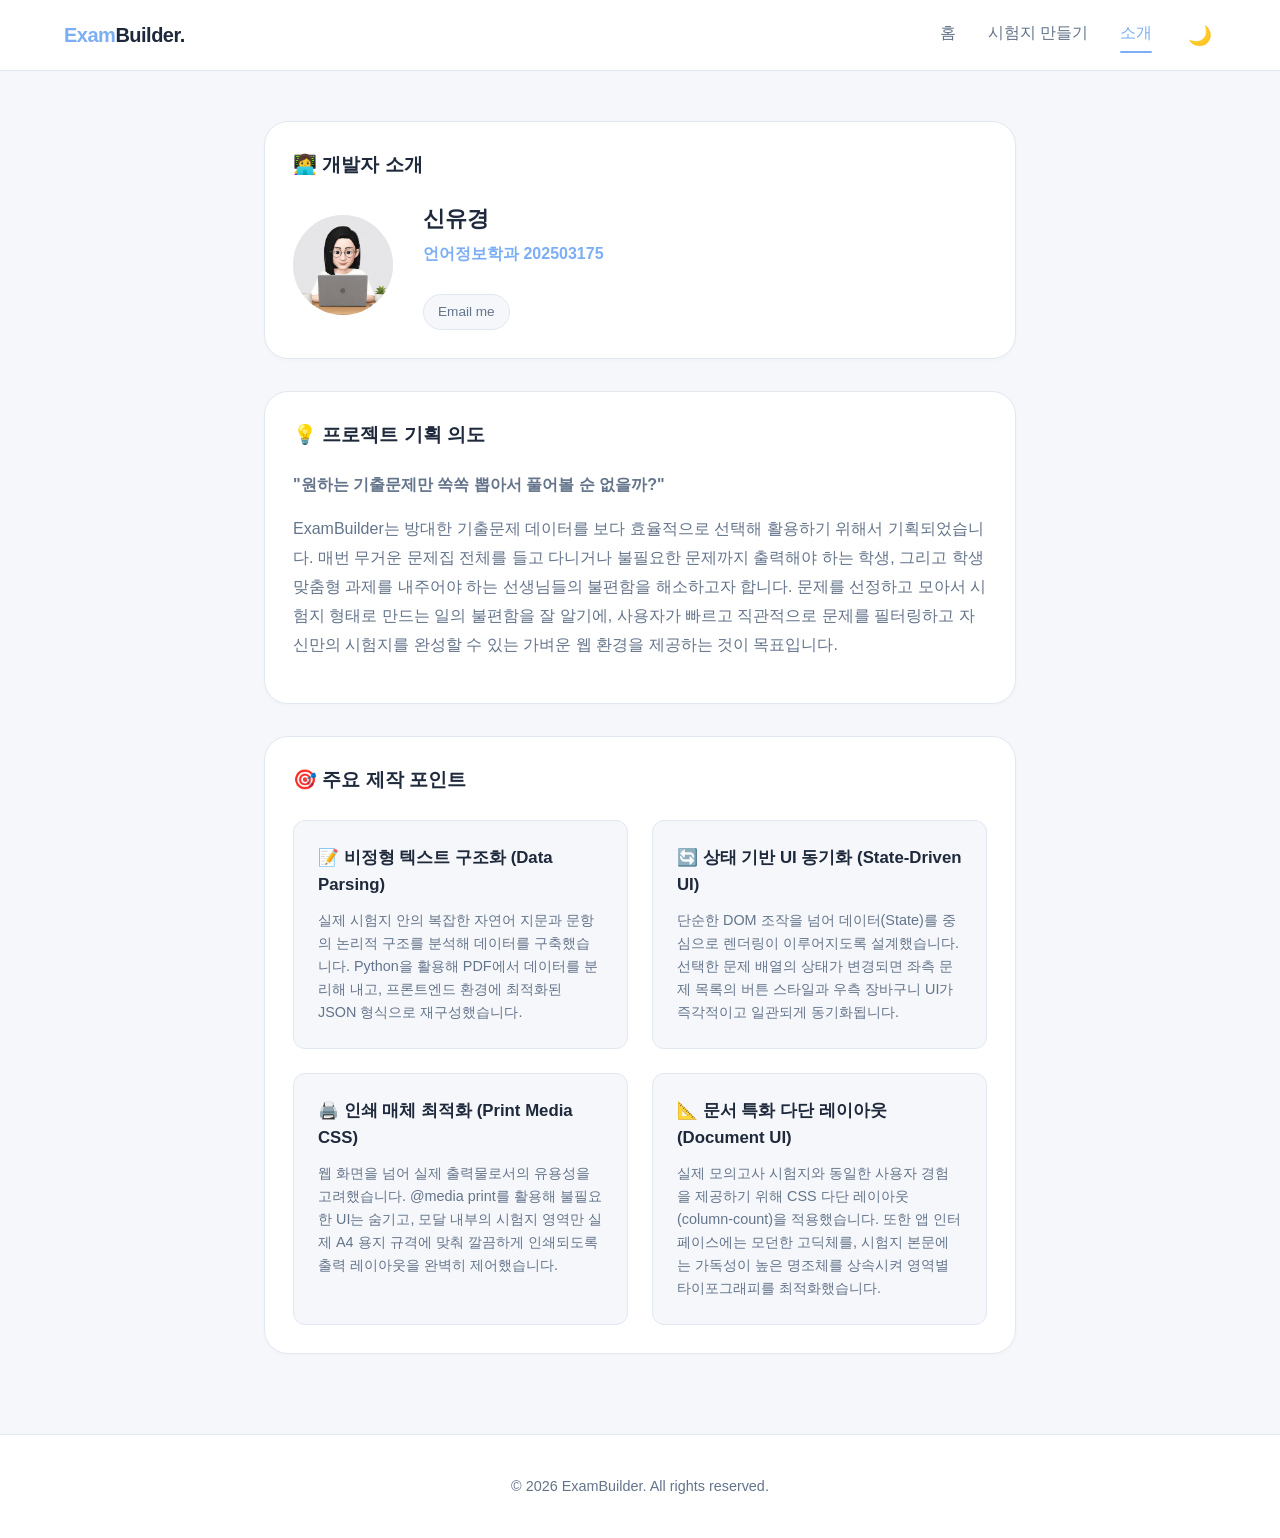
<file: about.html>
<!DOCTYPE html>
<html lang="en">

<head>
    <meta charset="UTF-8">
    <meta name="viewport" content="width=device-width, initial-scale=1.0">
    <title>ExamBuilder</title>

    <link rel="preconnect" href="https://fonts.googleapis.com">
    <link rel="preconnect" href="https://fonts.gstatic.com" crossorigin>
    <link href="https://fonts.googleapis.com/css2?family=Nanum+Myeongjo:wght@400;700;800&display=swap" rel="stylesheet">

    <link rel="stylesheet" href="style.css">
</head>

<body>
    <header>
        <div class="container header-inner">
            <div class="logo">
                <a href="index.html"><span>Exam</span>Builder.</a>
            </div>
            <nav>
                <ul>
                    <li><a href="index.html">홈</a></li>
                    <li><a href="content.html">시험지 만들기</a></li>
                    <li><a href="about.html" class="active">소개</a></li>
                    <li><button id="themeToggleBtn" class="theme-toggle" aria-label="테마 변경">🌙</button></li>
                </ul>
            </nav>
        </div>
    </header>

    <main class="container about-layout">
        <section class="card">
            <h2 class="section-title">👩‍💻 개발자 소개</h2>
            <div class="profile-wrapper">
                <div class="profile-avatar">
                    <img src="img/profile.png" alt="👩‍💻 프로필 아바타" class="profile-img">
                </div>
                <div class="profile-info">
                    <h3>신유경</h3>
                    <span class="role">언어정보학과 202503175</span>

                    <div class="profile-links">
                        <a href="mailto:cheongsan16@naver.com" class="link-badge">Email me</a>
                    </div>
                </div>
            </div>
        </section>

        <section class="card">
            <h2 class="section-title">💡 프로젝트 기획 의도</h2>
            <div class="text-content">
                <p><strong>"원하는 기출문제만 쏙쏙 뽑아서 풀어볼 순 없을까?"</strong></p>
                <p>ExamBuilder는 방대한 기출문제 데이터를 보다 효율적으로 선택해 활용하기 위해서 기획되었습니다. 매번 무거운 문제집 전체를 들고 다니거나 불필요한 문제까지 출력해야
                    하는 학생, 그리고 학생 맞춤형 과제를 내주어야 하는 선생님들의 불편함을 해소하고자 합니다. 문제를 선정하고 모아서 시험지 형태로 만드는 일의 불편함을 잘 알기에,
                    사용자가 빠르고 직관적으로 문제를 필터링하고 자신만의 시험지를 완성할 수 있는 가벼운 웹 환경을 제공하는 것이 목표입니다.</p>
            </div>
        </section>

        <section class="card">
            <h2 class="section-title">🎯 주요 제작 포인트</h2>
            <div class="point-grid">
                <div class="point-item">
                    <h4>📝 비정형 텍스트 구조화 (Data Parsing)</h4>
                    <p>실제 시험지 안의 복잡한 자연어 지문과 문항의 논리적 구조를 분석해 데이터를 구축했습니다. Python을 활용해 PDF에서 데이터를 분리해 내고,
                        프론트엔드 환경에 최적화된 JSON 형식으로 재구성했습니다.</p>
                </div>
                <div class="point-item">
                    <h4>🔄 상태 기반 UI 동기화 (State-Driven UI)</h4>
                    <p>단순한 DOM 조작을 넘어 데이터(State)를 중심으로 렌더링이 이루어지도록 설계했습니다. 선택한 문제 배열의 상태가 변경되면 좌측 문제 목록의 버튼 스타일과 우측
                        장바구니 UI가 즉각적이고 일관되게 동기화됩니다.</p>
                </div>
                <div class="point-item">
                    <h4>🖨️ 인쇄 매체 최적화 (Print Media CSS)</h4>
                    <p>웹 화면을 넘어 실제 출력물로서의 유용성을 고려했습니다. @media print를 활용해 불필요한 UI는 숨기고, 모달 내부의 시험지 영역만 실제 A4 용지 규격에 맞춰
                        깔끔하게 인쇄되도록 출력 레이아웃을 완벽히 제어했습니다.</p>
                </div>
                <div class="point-item">
                    <h4>📐 문서 특화 다단 레이아웃 (Document UI)</h4>
                    <p>실제 모의고사 시험지와 동일한 사용자 경험을 제공하기 위해 CSS 다단 레이아웃(column-count)을 적용했습니다. 또한 앱 인터페이스에는 모던한 고딕체를, 시험지
                        본문에는 가독성이 높은 명조체를 상속시켜 영역별 타이포그래피를 최적화했습니다.</p>
                </div>
            </div>
        </section>

    </main>

    <footer class="site-footer">
        <div class="container">
            <p>&copy; 2026 ExamBuilder. All rights reserved.</p>
        </div>
    </footer>
    <script src="app.js"></script>
</body>

</html>
</file>
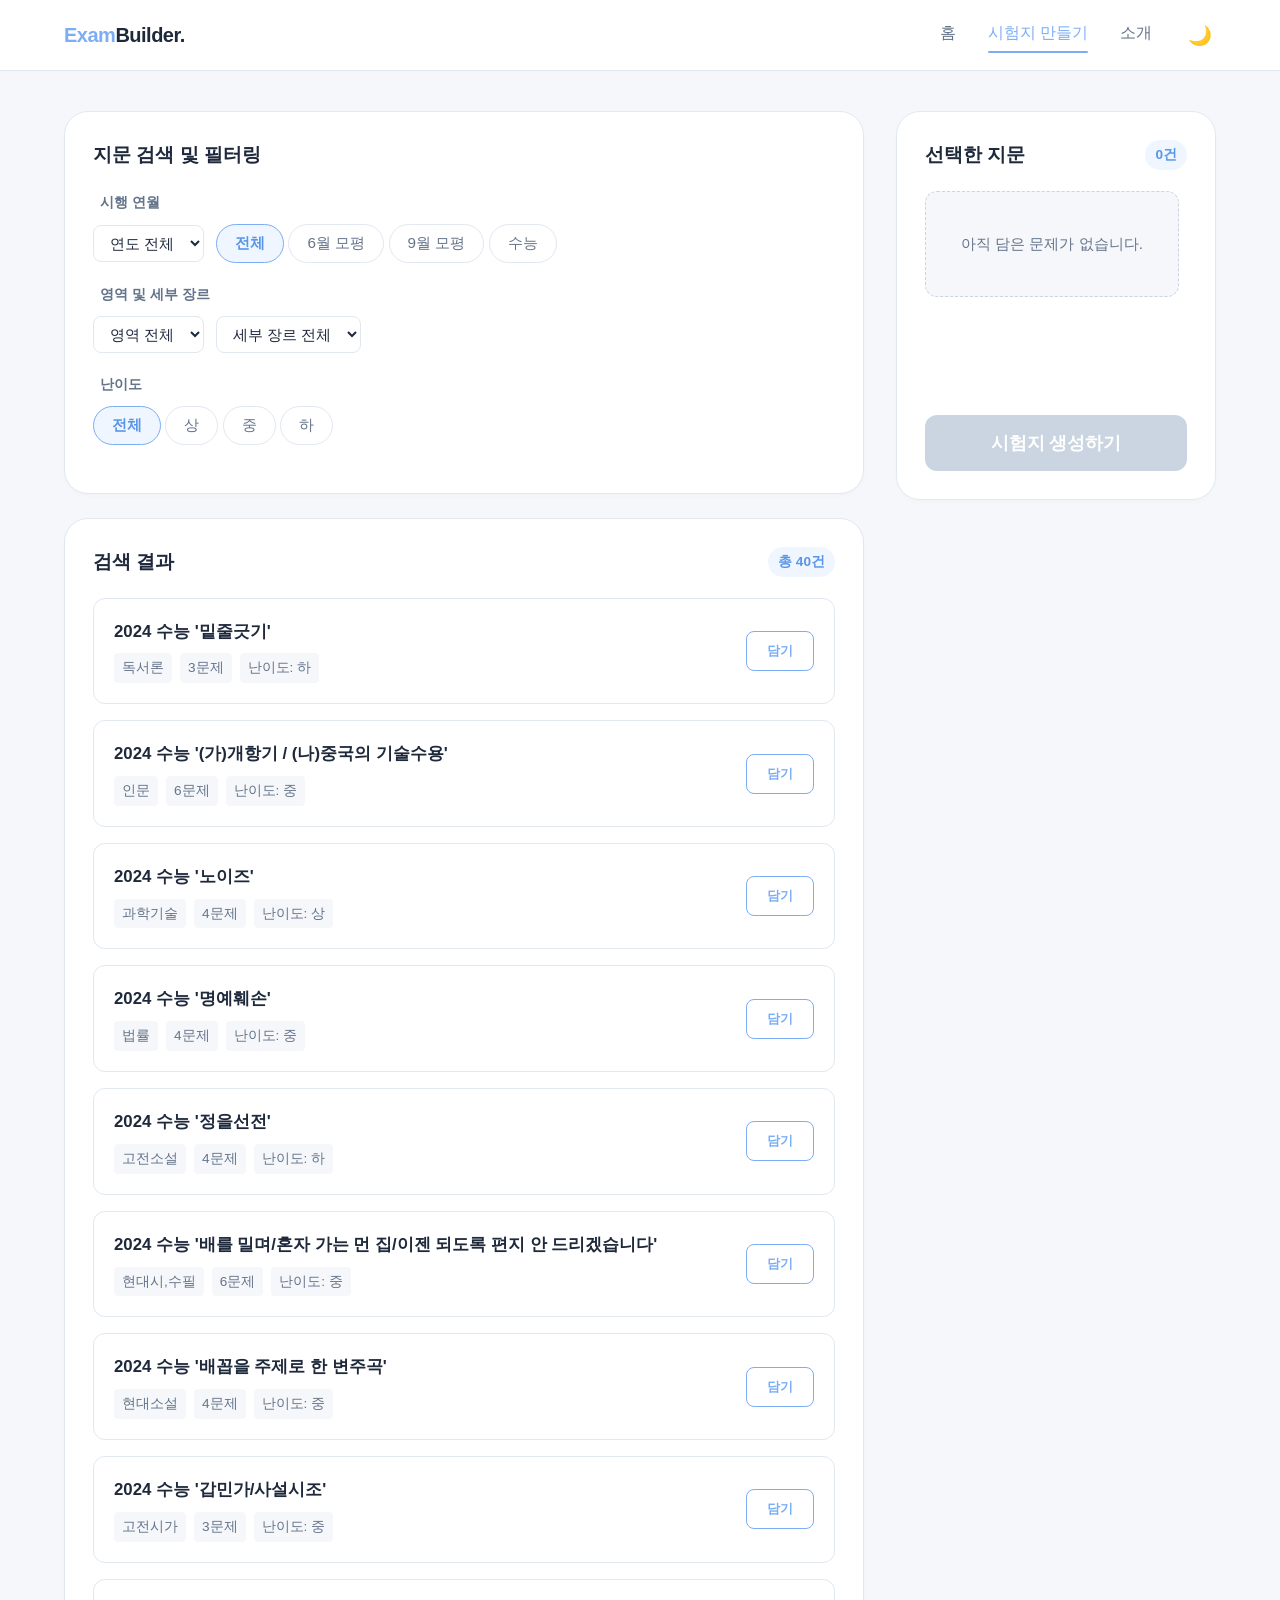
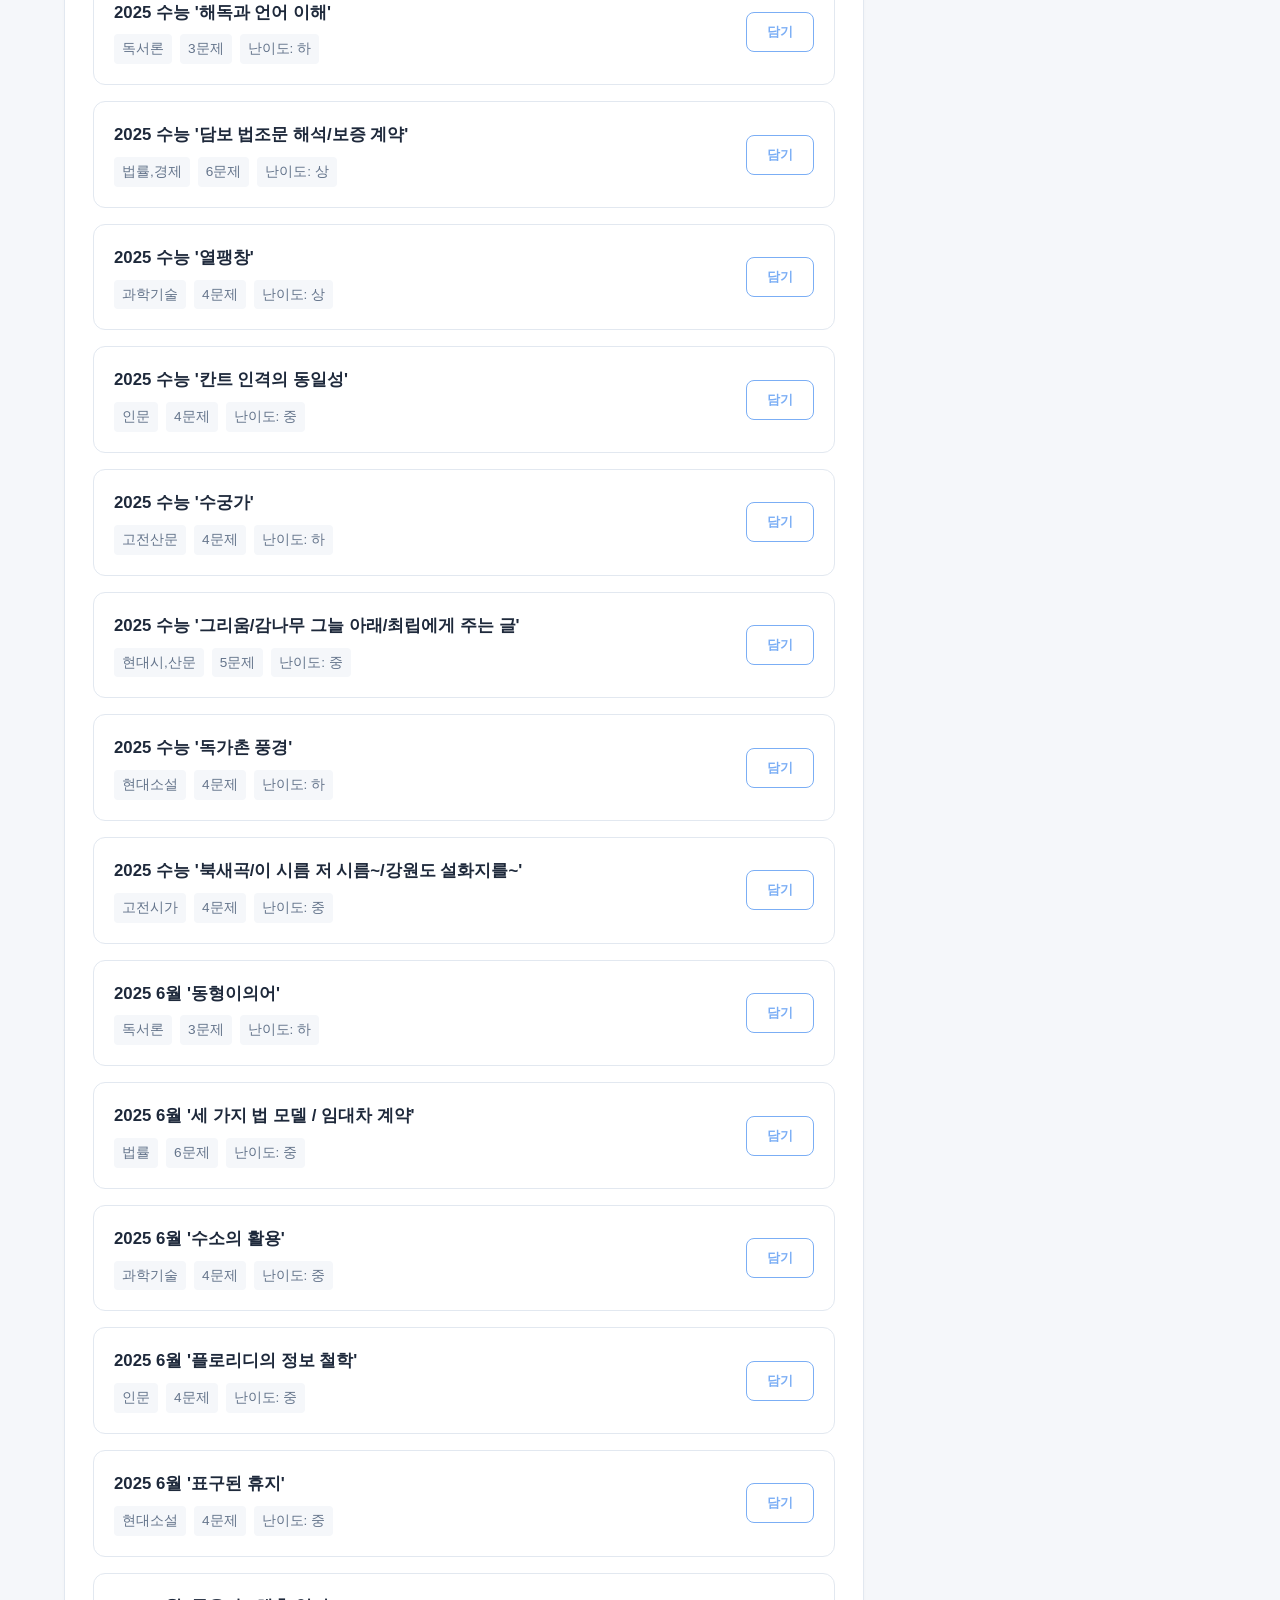
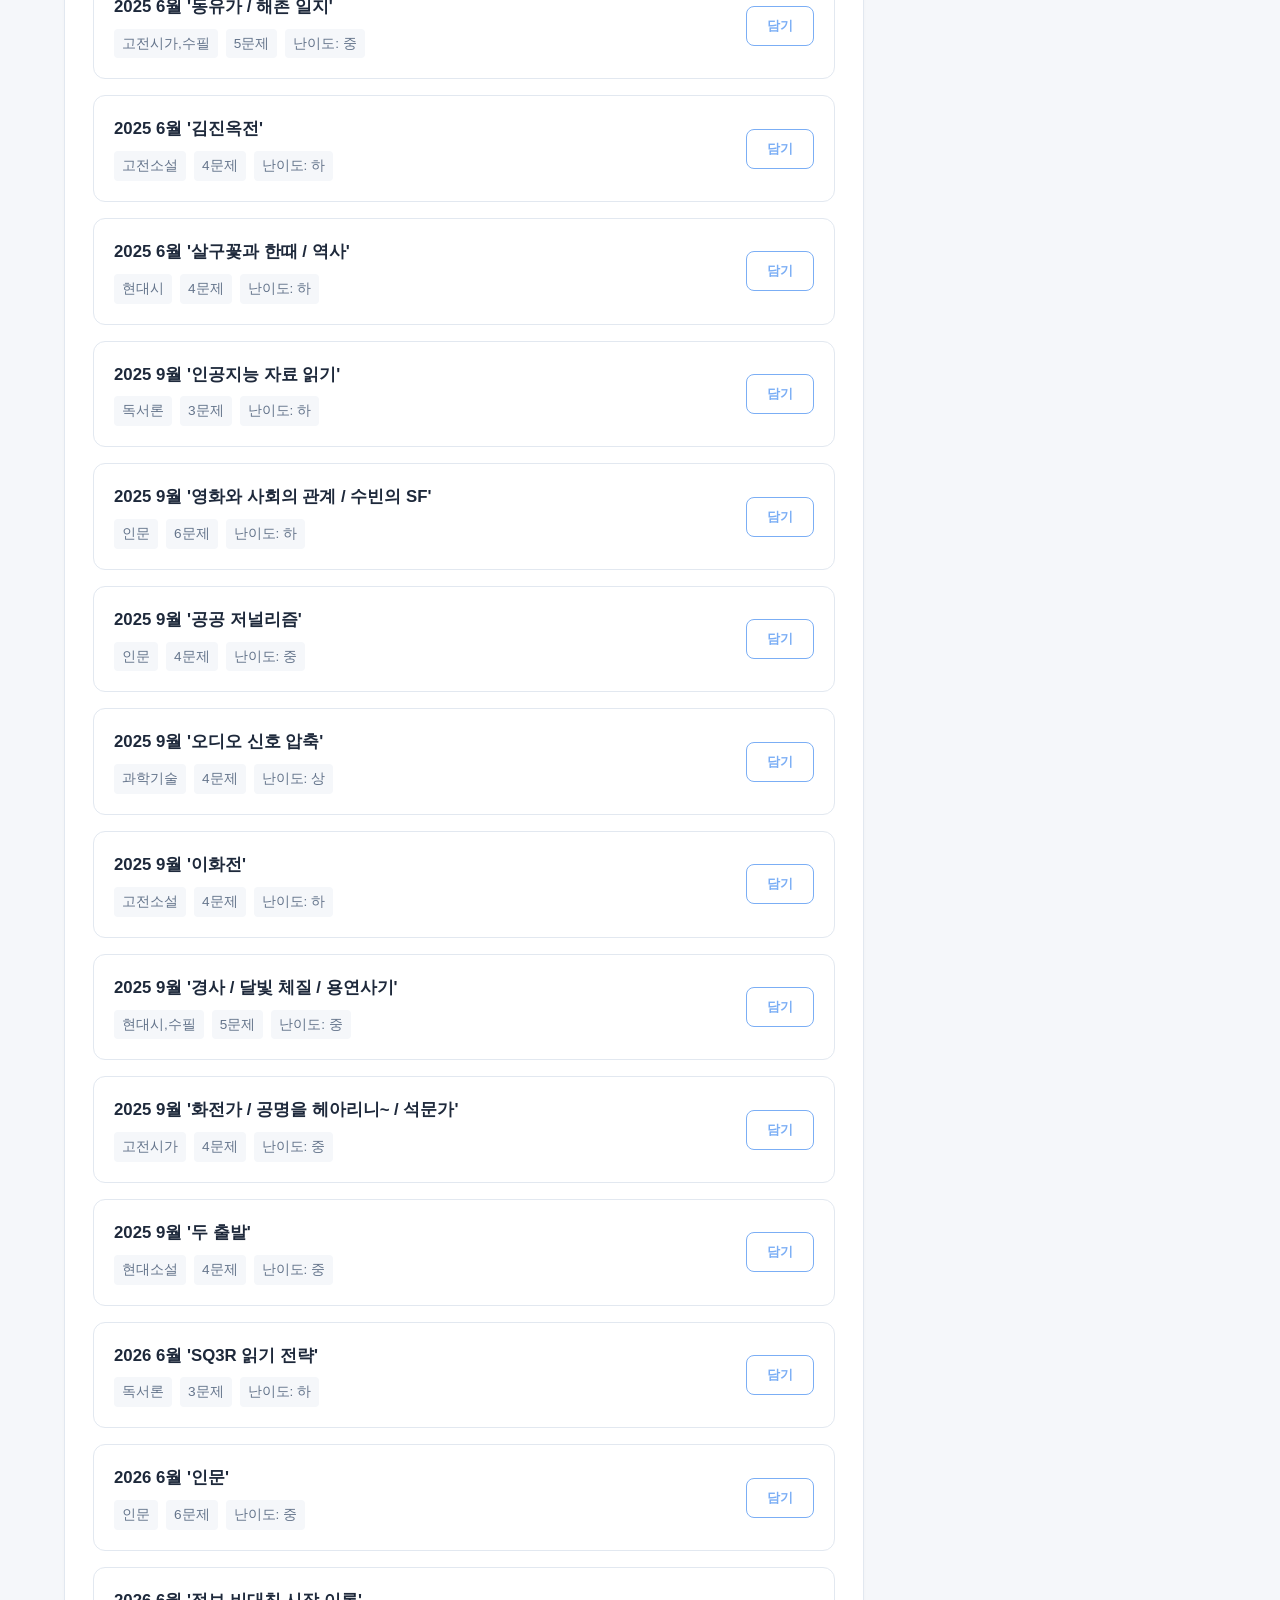
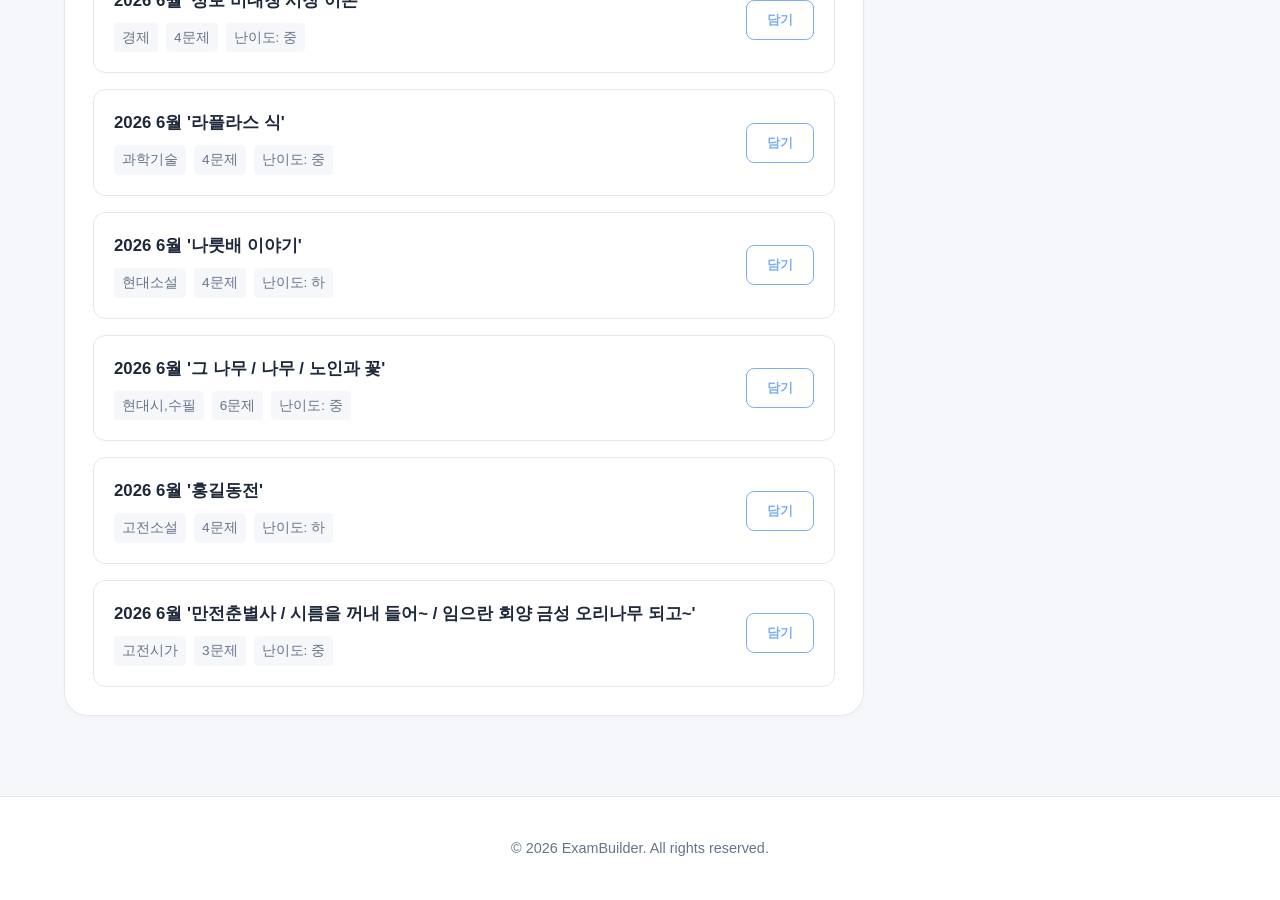
<file: content.html>
<!DOCTYPE html>
<html lang="ko">

<head>
    <meta charset="UTF-8">
    <meta name="viewport" content="width=device-width, initial-scale=1.0">
    <title>ExamBuilder</title>

    <link rel="preconnect" href="https://fonts.googleapis.com">
    <link rel="preconnect" href="https://fonts.gstatic.com" crossorigin>
    <link href="https://fonts.googleapis.com/css2?family=Nanum+Myeongjo:wght@400;700;800&display=swap" rel="stylesheet">

    <link rel="stylesheet" href="style.css">
</head>

<body>
    <header>
        <div class="container header-inner">
            <div class="logo">
                <a href="index.html"><span>Exam</span>Builder.</a>
            </div>

            <nav class="main-nav" id="mainNav">
                <ul>
                    <li><a href="index.html">홈</a></li>
                    <li><a href="content.html" class="active">시험지 만들기</a></li>
                    <li><a href="about.html">소개</a></li>
                    <li><button id="themeToggleBtn" class="theme-toggle" aria-label="테마 변경">🌙</button></li>
                </ul>
            </nav>
        </div>
    </header>

    <main class="container content-layout">
        <div class="content-area">

            <!-- 필터링 영역 -->
            <section class="card" id="filter-section">
                <h2 class="section-title">지문 검색 및 필터링</h2>

                <div class="filter-group">
                    <span class="filter-label">시행 연월</span>
                    <div class="filter-controls">
                        <!-- 연도 선택 (Select) -->
                        <select class="filter-select" id="filter-year">
                            <option value="all">연도 전체</option>
                            <option value="2026">2026년</option>
                            <option value="2025">2025년</option>
                            <option value="2024">2024년</option>
                        </select>
                        <!-- 타입 선택 -->
                        <div class="filter-btns" id="filter-type">
                            <button class="filter-btn active" value="all">전체</button>
                            <button class="filter-btn" value="6월">6월 모평</button>
                            <button class="filter-btn" value="9월">9월 모평</button>
                            <button class="filter-btn" value="수능">수능</button>
                        </div>
                    </div>
                </div>

                <div class="filter-group">
                    <span class="filter-label">영역 및 세부 장르</span>
                    <div class="filter-controls">
                        <select class="filter-select" id="filter-domain" onchange="updateGenreOptions()">
                            <option value="all">영역 전체</option>
                            <option value="독서">독서</option>
                            <option value="문학">문학</option>
                        </select>
                        <select class="filter-select" id="filter-genre">
                            <option value="all">세부 장르 전체</option>
                            <!-- 독서 장르 -->
                            <optgroup label="독서" class="genre-group genre-read">
                                <option value="독서론">독서론</option>
                                <option value="인문">인문</option>
                                <option value="과학기술">과학기술</option>
                                <option value="법률">법률</option>
                                <option value="경제">경제</option>
                            </optgroup>

                            <!-- 문학 장르 -->
                            <optgroup label="문학" class="genre-group genre-lit">
                                <option value="고전소설">고전소설</option>
                                <option value="고전시가">고전시가</option>
                                <option value="현대소설">현대소설</option>
                                <option value="현대시">현대시</option>
                                <option value="수필">수필</option>
                            </optgroup>
                        </select>
                    </div>
                </div>

                <div class="filter-group">
                    <span class="filter-label">난이도</span>
                    <!-- 난이도 선택 (Buttons) -->
                    <div class="filter-btns" id="filter-difficulty">
                        <button class="filter-btn active" value="all">전체</button>
                        <button class="filter-btn" value="상">상</button>
                        <button class="filter-btn" value="중">중</button>
                        <button class="filter-btn" value="하">하</button>
                    </div>
                </div>
            </section>

            <section class="card">
                <h2 class="section-title">
                    검색 결과
                    <span class="badge-count" id="result-count"></span>
                </h2>

                <div class="question-list" id="question-list-container">
                </div>
            </section>

        </div>

        <!-- 장바구니 Aside -->
        <aside class="sidebar">
            <div class="sticky-wrapper card">
                <h3 class="section-title">
                    선택한 지문
                    <span class="badge-count" id="cart-count">0건</span>
                </h3>

                <div class="cart-list" id="cart-list-wrapper">
                    <div class="empty-message" id="cart-empty-msg">
                        아직 담은 문제가 없습니다.
                    </div>
                </div>

                <button button class="btn-generate" id="btn-generate-exam" disabled onclick="generateExamPaper()">시험지
                    생성하기</button>
            </div>
        </aside>

    </main>

    <footer class="site-footer">
        <div class="container">
            <p>&copy; 2026 ExamBuilder. All rights reserved.</p>
        </div>
    </footer>

    <!-- 모달 -->
    <div id="exam-modal" class="modal-overlay hidden">
        <div class="modal-window">
            <div class="modal-header">
                <h2>📑 내 커스텀 시험지 미리보기</h2>
                <button class="btn-close"
                    onclick="document.getElementById('exam-modal').classList.add('hidden')">&times;</button>
            </div>

            <div class="modal-body" id="modal-body-container">
            </div>

            <div class="modal-footer">
                <button class="btn-print" onclick="window.print()">🖨️ 시험지 인쇄하기</button>
            </div>
        </div>
    </div>

    <script src="app.js"></script>
</body>

</html>
</file>
<file: style.css>
:root {
    --bg-color: #f5f7fa;
    --surface-color: #ffffff;
    --text-main: #1e293b;
    --text-muted: #64748b;
    --border-color: #e2e8f0;

    --point-color: #7baef5;
    --point-color-hover: #5a96e8;
    --point-color-light: #eff6ff;

    --max-width: 1200px;
    --header-height: 70px;
    --radius-sm: 8px;
    --radius-md: 12px;
    --radius-lg: 24px;

    --shadow-sm: 0 2px 4px rgba(0, 0, 0, 0.02);
    --shadow-md: 0 8px 24px rgba(0, 0, 0, 0.04);
}

[data-theme="dark"] {
    --bg-color: #0f172a;
    --surface-color: #1e293b;
    --text-main: #f8fafc;
    --text-muted: #94a3b8;
    --border-color: #334155;

    --point-color: #7baef5;
    --point-color-hover: #93c5fd;
    --point-color-light: #1e3a8a;

    --shadow-sm: 0 2px 4px rgba(0, 0, 0, 0.2);
    --shadow-md: 0 8px 24px rgba(0, 0, 0, 0.3);
}

* {
    margin: 0;
    padding: 0;
    box-sizing: border-box;

}

body {
    background-color: var(--bg-color);
    color: var(--text-main);
    line-height: 1.6;
    display: flex;
    flex-direction: column;
    min-height: 100vh;
    font-family: 'Pretendard', -apple-system, BlinkMacSystemFont, "Segoe UI", Roboto, sans-serif;
    transition: background-color 0.3s ease, color 0.3s ease;
}

header,
.card,
.filter-select,
.filter-btn,
.btn-add,
.cart-item,
.modal-window,
footer,
.main-nav,
.modal-footer {
    transition: background-color 0.3s ease, border-color 0.3s ease, color 0.3s ease, box-shadow 0.3s ease;
}

a {
    text-decoration: none;
    color: inherit;
}

ul {
    list-style: none;
}

.container {
    width: 100%;
    max-width: var(--max-width);
    margin: 0 auto;
    padding: 0 24px;
}

/* 1. 헤더 (공통) */
header {
    background-color: var(--surface-color);
    border-bottom: 1px solid var(--border-color);
    position: sticky;
    top: 0;
    z-index: 100;
}

.header-inner {
    height: var(--header-height);
    display: flex;
    justify-content: space-between;
    align-items: center;
}

.logo {
    font-size: 1.25rem;
    font-weight: 800;
    letter-spacing: -0.5px;
}

.logo span {
    color: var(--point-color);
}

nav ul {
    display: flex;
    gap: 32px;
}

nav a {
    font-weight: 500;
    color: var(--text-muted);
    transition: color 0.2s ease;
    position: relative;
    padding: 8px 0;
}

nav a:hover,
nav a.active {
    color: var(--point-color);
}

nav a.active::after {
    content: '';
    position: absolute;
    bottom: -4px;
    left: 0;
    width: 100%;
    height: 2px;
    background-color: var(--point-color);
    border-radius: 2px;
}

/* 2. 메인 영역 */
main {
    flex: 1;
    padding-bottom: 80px;
}

/* Hero Section */
.hero-section {
    background-color: var(--surface-color);
    padding: 80px 20px;
    text-align: center;
    border-bottom: 1px solid var(--border-color);
}

.hero-title {
    font-size: 2.8rem;
    font-weight: 800;
    line-height: 1.3;
    margin-bottom: 20px;
    letter-spacing: -1px;
}

.hero-title span {
    color: var(--point-color);
}

.hero-subtitle {
    font-size: 1.1rem;
    color: var(--text-muted);
    margin-bottom: 40px;
    max-width: 600px;
    margin-left: auto;
    margin-right: auto;
}

.cta-btn {
    display: inline-block;
    padding: 18px 40px;
    background-color: var(--point-color);
    color: white;
    font-size: 1.1rem;
    font-weight: 700;
    border-radius: 50px;
    box-shadow: 0 4px 12px rgba(123, 174, 245, 0.4);
    transition: all 0.3s ease;
}

.cta-btn:hover {
    background-color: var(--point-color-hover);
    transform: translateY(-2px);
    box-shadow: 0 6px 16px rgba(123, 174, 245, 0.5);
}

/* index.html */
.features-section {
    padding: 80px 0;
}

.section-header {
    text-align: center;
    margin-bottom: 50px;
}

.section-header h2 {
    font-size: 2rem;
    font-weight: 700;
    margin-bottom: 10px;
}

.section-header p {
    color: var(--text-muted);
}

.features-grid {
    display: grid;
    grid-template-columns: repeat(3, 1fr);
    gap: 30px;
}

.feature-card {
    background-color: var(--surface-color);
    padding: 40px 30px;
    border-radius: var(--radius-lg);
    border: 1px solid var(--border-color);
    text-align: center;
    box-shadow: var(--shadow-sm);
    transition: transform 0.3s ease, box-shadow 0.3s ease;
}

.feature-card:hover {
    transform: translateY(-5px);
    box-shadow: var(--shadow-md);
}

.feature-icon {
    width: 60px;
    height: 60px;
    background-color: var(--point-color-light);
    color: var(--point-color);
    border-radius: 50%;
    display: flex;
    align-items: center;
    justify-content: center;
    font-size: 24px;
    font-weight: bold;
    margin: 0 auto 20px auto;
}

.feature-card h3 {
    font-size: 1.25rem;
    margin-bottom: 12px;
    color: var(--text-main);
}

.feature-card p {
    color: var(--text-muted);
    font-size: 0.95rem;
}

/* index.html - 미리보기 */
.preview-section {
    padding: 60px 0;
    background-color: var(--point-color-light);
    border-radius: var(--radius-lg);
    margin: 0 24px;
    text-align: center;
    border: 1px solid #dbeafe;
}

.preview-box {
    background-color: white;
    width: 100%;
    max-width: 700px;
    height: 350px;
    margin: 40px auto 0;
    border-radius: 12px;
    box-shadow: 0 -10px 30px rgba(0, 0, 0, 0.05);
    border: 1px solid var(--border-color);
    overflow: hidden;
    display: flex;
    align-items: center;
    justify-content: center;
}

.preview-img {
    width: 100%;
    height: 100%;
    object-fit: cover;
    display: block;
}

/* content.html - 2단 레이아웃 */
main.content-layout {
    flex: 1;
    display: flex;
    gap: 32px;
    padding-top: 40px;
    padding-bottom: 80px;
}

/* content.html - main 좌측 */
.content-area {
    flex: 3;
    display: flex;
    flex-direction: column;
    gap: 24px;
}

/* 우측: 사이드바 (장바구니) */
aside.sidebar {
    flex: 1;
    min-width: 320px;
}

.card {
    background-color: var(--surface-color);
    border: 1px solid var(--border-color);
    border-radius: var(--radius-lg);
    padding: 28px;
    box-shadow: var(--shadow-sm);
}

.section-title {
    font-size: 1.2rem;
    font-weight: 700;
    margin-bottom: 20px;
    display: flex;
    justify-content: space-between;
    align-items: center;
}

.badge-count {
    background-color: var(--point-color-light);
    color: var(--point-color-hover);
    font-size: 0.85rem;
    padding: 4px 10px;
    border-radius: 20px;
    font-weight: 600;
}

/* content.html - 필터 영역 */
.filter-group {
    margin-bottom: 20px;
}

.filter-label {
    display: block;
    font-size: 0.9rem;
    font-weight: 600;
    color: var(--text-muted);
    margin-bottom: 10px;
    margin-left: 7px;
}

.filter-controls {
    display: flex;
    flex-wrap: wrap;
    align-items: center;
    gap: 12px;
}

.filter-select {
    padding: 8px 12px;
    border: 1px solid var(--border-color);
    background-color: var(--surface-color);
    border-radius: 8px;
    font-size: 0.95rem;
    color: var(--text-main);
    cursor: pointer;
    transition: all 0.2s;
    outline: none;
}

.filter-select:focus {
    border-color: var(--point-color);
    box-shadow: 0 0 0 3px var(--point-color-light);
}

.filter-btn {
    padding: 8px 18px;
    border: 1px solid var(--border-color);
    background-color: var(--surface-color);
    border-radius: 20px;
    font-size: 0.95rem;
    color: var(--text-muted);
    cursor: pointer;
    transition: all 0.2s;
}

.filter-btn:hover {
    background-color: var(--bg-color);
}

.filter-btn.active {
    background-color: var(--point-color-light);
    color: var(--point-color-hover);
    border-color: var(--point-color);
    font-weight: 700;
}

/* content.html - 문제 목록 */
.question-list {
    display: flex;
    flex-direction: column;
    gap: 16px;
}

.question-item {
    padding: 20px;
    border: 1px solid var(--border-color);
    border-radius: var(--radius-md);
    display: flex;
    justify-content: space-between;
    align-items: center;
    transition: box-shadow 0.2s, border-color 0.2s;
}

.question-item:hover {
    border-color: var(--point-color);
    box-shadow: 0 4px 12px rgba(123, 174, 245, 0.1);
}

.q-info h4 {
    font-size: 1.05rem;
    margin-bottom: 8px;
    font-weight: 600;
}

.q-meta {
    display: flex;
    gap: 8px;
    font-size: 0.85rem;
    color: var(--text-muted);
}

.q-meta span {
    background-color: var(--bg-color);
    padding: 4px 8px;
    border-radius: 4px;
}

.btn-add {
    padding: 10px 20px;
    background-color: var(--surface-color);
    color: var(--point-color);
    border: 1px solid var(--point-color);
    border-radius: var(--radius-sm);
    font-weight: 600;
    cursor: pointer;
    transition: all 0.2s;
    white-space: nowrap;
}

.btn-add:hover {
    background-color: var(--point-color-light);
}

.btn-add.is-added {
    background-color: var(--point-color-light);
    color: var(--point-color-hover);
}

.btn-add.is-added:hover {
    box-shadow: inset 0 2px 4px rgba(0, 0, 0, 0.05);
}

/* content.html - 사이드바 장바구니 */
.sticky-wrapper {
    position: sticky;
    top: calc(var(--header-height) + 40px);
}

.cart-list {
    min-height: 200px;
    max-height: 400px;
    overflow-y: auto;
    display: flex;
    flex-direction: column;
    gap: 12px;
    margin-bottom: 24px;
    padding-right: 8px;
}

/* 스크롤바 커스텀 */
.cart-list::-webkit-scrollbar {
    width: 6px;
}

.cart-list::-webkit-scrollbar-track {
    background: var(--bg-color);
    border-radius: 4px;
}

.cart-list::-webkit-scrollbar-thumb {
    background: #cbd5e1;
    border-radius: 4px;
}

/* 비어있을 때 */
.empty-message {
    height: 100%;
    display: flex;
    align-items: center;
    justify-content: center;
    color: var(--text-muted);
    font-size: 0.95rem;
    background-color: var(--bg-color);
    border: 1px dashed #cbd5e1;
    border-radius: var(--radius-md);
    padding: 40px 0;
    margin-bottom: 24px;
}

/* 장바구니 아이템 */
.cart-item {
    padding: 12px;
    background-color: var(--bg-color);
    border-radius: var(--radius-sm);
    display: flex;
    justify-content: space-between;
    align-items: flex-start;
    font-size: 0.9rem;
}

.cart-item-title {
    font-weight: 500;
    color: var(--text-main);
    margin-bottom: 4px;
}

.cart-item-desc {
    color: var(--text-muted);
    font-size: 0.8rem;
}

.btn-remove {
    background: none;
    border: none;
    color: #ef4444;
    cursor: pointer;
    font-size: 1.2rem;
    line-height: 1;
    padding: 0 4px;
}

.btn-generate {
    width: 100%;
    padding: 16px;
    background-color: var(--point-color);
    color: white;
    border: none;
    border-radius: var(--radius-md);
    font-size: 1.1rem;
    font-weight: 700;
    cursor: pointer;
    transition: all 0.2s;
    box-shadow: 0 4px 12px rgba(123, 174, 245, 0.3);
}

.btn-generate:hover:not(:disabled) {
    background-color: var(--point-color-hover);
    transform: translateY(-2px);
}

.btn-generate:disabled {
    background-color: #cbd5e1;
    box-shadow: none;
    cursor: not-allowed;
}

/* about.html */
main.about-layout {
    flex: 1;
    display: flex;
    flex-direction: column;
    gap: 32px;
    padding-top: 50px;
    padding-bottom: 80px;
    max-width: 800px;
}

.profile-wrapper {
    display: flex;
    align-items: center;
    gap: 30px;
}

.profile-avatar {
    width: 100px;
    height: 100px;
    background-color: var(--point-color-light);
    border-radius: 50%;
    display: flex;
    justify-content: center;
    align-items: center;
    font-size: 2.5rem;
    color: var(--point-color);
    font-weight: bold;
    flex-shrink: 0;
}

.profile-img {
    width: 100%;
    height: 100%;
    border-radius: 50%;
    object-fit: cover;
    display: block;
}

.profile-info h3 {
    font-size: 1.4rem;
    margin-bottom: 4px;
}

.profile-info .role {
    color: var(--point-color);
    font-weight: 600;
    margin-bottom: 12px;
    display: inline-block;
}

.profile-info p {
    color: var(--text-muted);
    font-size: 0.95rem;
    margin-bottom: 4px;
}

.profile-links {
    margin-top: 16px;
    display: flex;
    gap: 12px;
}

.link-badge {
    padding: 6px 14px;
    background-color: var(--bg-color);
    border: 1px solid var(--border-color);
    border-radius: 20px;
    font-size: 0.85rem;
    color: var(--text-muted);
    transition: all 0.2s;
}

.link-badge:hover {
    color: var(--point-color);
    border-color: var(--point-color);
    background-color: var(--surface-color);
}

.text-content {
    color: var(--text-muted);
    line-height: 1.8;
    font-size: 1rem;
}

.text-content p {
    margin-bottom: 16px;
}

.point-grid {
    display: grid;
    grid-template-columns: 1fr 1fr;
    gap: 24px;
    margin-top: 24px;
}

.point-item {
    background-color: var(--bg-color);
    padding: 24px;
    border-radius: var(--radius-md);
    border: 1px solid var(--border-color);
}

.point-item h4 {
    font-size: 1.05rem;
    color: var(--text-main);
    margin-bottom: 10px;
    display: flex;
    align-items: center;
    gap: 8px;
}

.point-item p {
    font-size: 0.9rem;
    color: var(--text-muted);
    line-height: 1.6;
}

/* Footer (공통) */
footer {
    background-color: var(--surface-color);
    border-top: 1px solid var(--border-color);
    padding: 40px 0;
    text-align: center;
    color: var(--text-muted);
    font-size: 0.9rem;
}

/* 모달 영역 */
.modal-overlay {
    position: fixed;
    top: 0;
    left: 0;
    width: 100%;
    height: 100%;
    background-color: rgba(15, 23, 42, 0.6);
    backdrop-filter: blur(4px);
    display: flex;
    justify-content: center;
    align-items: center;
    z-index: 1000;
}

.modal-window {
    background-color: white;
    width: 95%;
    max-width: 1000px;
    height: 90vh;
    border-radius: var(--radius-lg);
    display: flex;
    flex-direction: column;
    overflow: hidden;
    box-shadow: 0 25px 50px -12px rgba(0, 0, 0, 0.25);
}

.modal-header {
    padding: 20px 24px;
    border-bottom: 1px solid var(--border-color);
    display: flex;
    justify-content: space-between;
    align-items: center;
}

.modal-body {
    flex: 1;
    background-color: #cbd5e1;
    overflow-y: auto;
    padding: 40px 20px;
    display: block;
}

/* 모달 a4 모양 */
.a4-paper {
    background-color: white;
    width: 210mm;
    height: 297mm;
    padding: 15mm;
    margin: 0 auto 30px auto;
    box-sizing: border-box;
    display: block;
    font-family: 'Batang', serif;
    color: black;
    box-shadow: 0 4px 20px rgba(0, 0, 0, 0.1);
    position: relative;
    page-break-after: always;
    break-after: page;
}

.paper-title {
    text-align: center;
    font-size: 1.5rem;
    font-weight: bold;
    border-bottom: 2px solid black;
    padding-bottom: 8mm;
    margin-bottom: 5mm;
    height: 15mm;
    box-sizing: border-box;
}

.paper-content-window {
    width: 180mm;
    height: 247mm;
    overflow: hidden;
    position: relative;
}

.measure-board {
    position: absolute;
    visibility: hidden;
    top: -9999px;
    left: -9999px;
}

.master-columns {
    height: 247mm;
    column-width: 85mm;
    column-gap: 10mm;
    column-fill: auto;
    position: absolute;
    top: 0;
    left: 0;
    text-align: justify;
}

.paper-paragraph {
    margin-bottom: 15px;
}

.paragraph-title {
    font-weight: bold;
    font-size: 0.95rem;
    margin-bottom: 6px;
    break-after: avoid;
    page-break-after: avoid;
}

.paragraph-box {
    border: 1px solid black;
    padding: 14px;
    line-height: 1.7;
    text-align: justify;
    font-size: 0.9rem;
}

.paper-question {
    page-break-inside: avoid;
    break-inside: avoid;
    margin-bottom: 22px;
}

.question-title {
    font-size: 0.95rem;
    line-height: 1.5;
    text-align: justify;
    margin-bottom: 8px;
}

.bogi-box {
    border: 1px solid var(--text-main);
    padding: 12px;
    margin: 10px 0;
    background-color: #fafafa;
    line-height: 1.6;
    font-size: 0.9rem;
    -webkit-print-color-adjust: exact;
    print-color-adjust: exact;
}

.choices-list {
    list-style-type: none;
    padding-left: 5px;
    margin-top: 10px;
}

.choices-list li {
    margin-bottom: 6px;
    display: flex;
    gap: 6px;
    align-items: flex-start;
    text-align: justify;
    line-height: 1.5;
    font-size: 0.9rem;
}

.score-container {
    display: flex;
    justify-content: center;
    padding: 20px 0;
}

.score-table {
    width: 80%;
    border-collapse: collapse;
    text-align: center;
    border: 2px solid black;
    font-size: 1.05rem;
}

.score-table thead>tr {
    background-color: #f1f5f9;
    border-bottom: 2px solid black;
}

.score-table th {
    padding: 12px;
    border: 1px solid #94a3b8;
}

.score-table tbody>tr {
    border-bottom: 1px solid #cbd5e1;
}

.score-table td {
    padding: 10px;
    border: 1px solid #94a3b8;
    font-weight: bold;
}

.modal-footer {
    padding: 16px 24px;
    border-top: 1px solid var(--border-color);
    background-color: var(--surface-color);
    display: flex;
    justify-content: flex-end;
    gap: 12px;
}

.btn-print {
    padding: 12px 24px;
    background-color: var(--text-main);
    color: white;
    border: none;
    border-radius: var(--radius-sm);
    font-weight: 600;
    cursor: pointer;
}

.hidden {
    display: none !important;
}

.theme-toggle {
    background: none;
    border: none;
    font-size: 1.2rem;
    cursor: pointer;
    padding: 4px;
    color: var(--text-main);
    transition: transform 0.2s ease;
    display: flex;
    align-items: center;
}

.theme-toggle:hover {
    transform: scale(1.15) rotate(10deg);
}

/* 모바일 대응 */
@media (max-width: 768px) {

    /* 모바일 헤더 */
    .header-inner {
        flex-direction: column;
        height: auto;
        padding: 16px 20px;
        gap: 12px;
    }

    nav.main-nav {
        width: 100%;
    }

    nav.main-nav ul {
        display: flex;
        flex-direction: row;
        justify-content: center;
        gap: 24px;
    }

    nav a {
        font-size: 0.95rem;
        padding: 4px 0;
    }

    /* index.html 그리드 1단으로 */
    .features-grid {
        grid-template-columns: repeat(1, 1fr);
    }

    /* about.html 그리드 1단으로 */
    .point-grid {
        grid-template-columns: 1fr;
    }

    /* content.html 2단 레이아웃을 1단으로 합치고 수직 정렬 */
    main.content-layout {
        flex-direction: column;
        padding-top: 20px;
        gap: 20px;
    }

    .content-area {
        width: 100%;
    }

    aside.sidebar {
        width: 100%;
        min-width: unset;
    }

    .sticky-wrapper {
        position: static;
    }

    .card {
        padding: 20px;
        border-radius: 16px;
    }

    .filter-label {
        margin-left: 0;
    }

    .modal-window {
        width: 100%;
        height: 100vh;
        border-radius: 0;
    }

    .modal-body {
        padding: 20px 10px;
        overflow-x: auto;
    }

    .a4-paper {
        min-width: 210mm;
    }
}

@media print {
    body * {
        visibility: hidden;
    }

    #exam-modal,
    #exam-modal * {
        visibility: visible;
    }

    #exam-modal {
        position: absolute;
        top: 0;
        left: 0;
        width: 100%;
        background: none;
        display: block;
    }

    .modal-window {
        position: relative;
        width: 100%;
        max-width: none;
        height: auto;
        box-shadow: none;
        background: none;
        display: block;
    }

    .modal-header,
    .modal-footer {
        display: none !important;
    }

    .modal-body {
        padding: 0;
        background: none;
        display: block;
    }

    .a4-paper {
        margin: 0;
        box-shadow: none;
    }

    @page {
        margin: 0;
        size: A4 portrait;
    }
}
</file>
